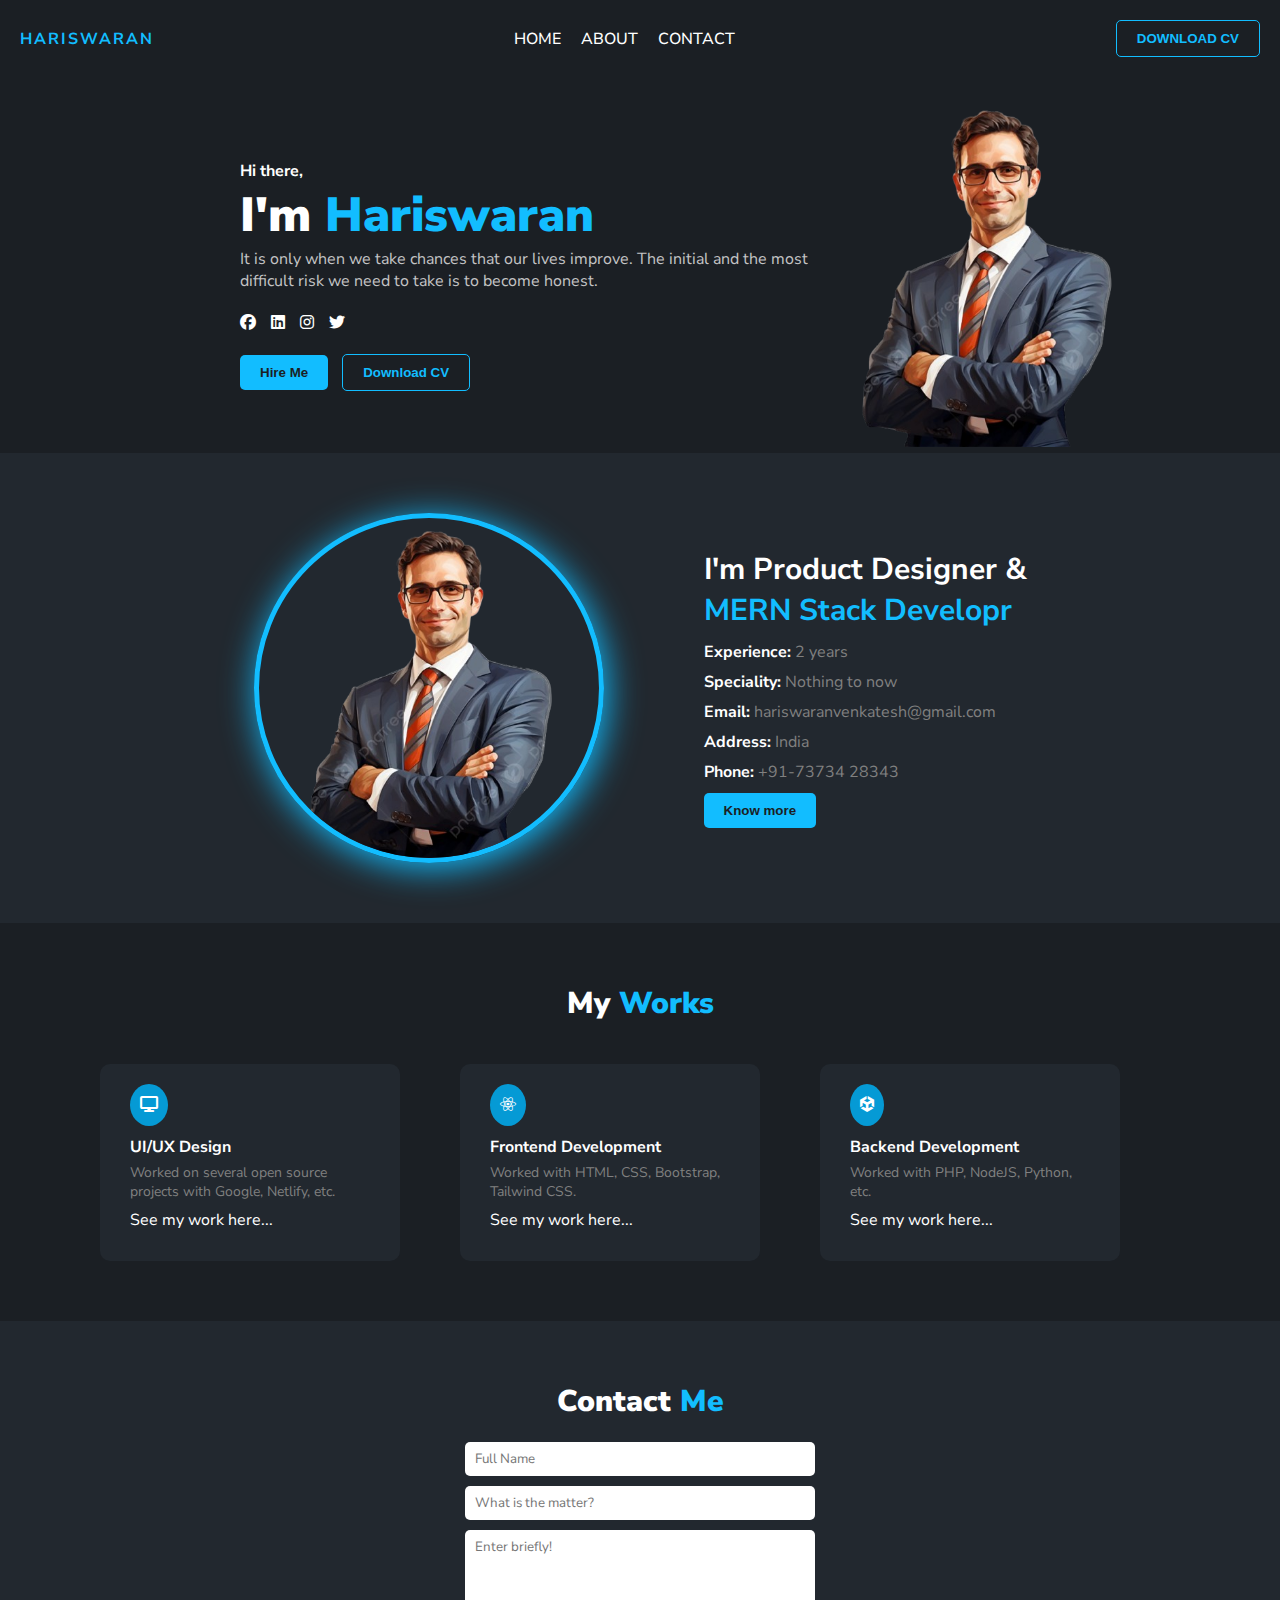
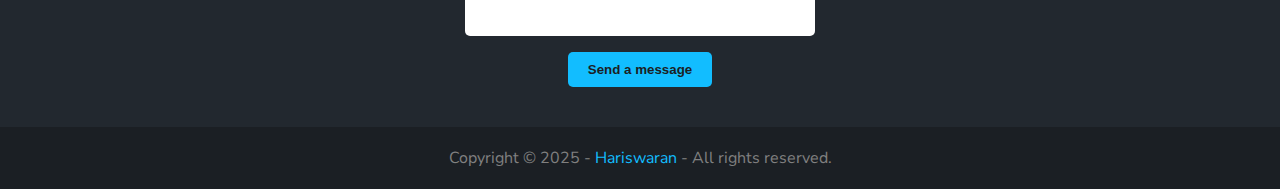
<file: assets/index.html>
<!DOCTYPE html>
<html lang="en">
  <head>
    <meta charset="UTF-8" />
    <meta name="viewport" content="width=device-width, ini tial-scale=1.0" />
    <title>Hariswaran Portfolio</title>
    <!-- icons -->
    <link
      rel="stylesheet"
      href="https://cdnjs.cloudflare.com/ajax/libs/font-awesome/6.7.2/css/all.min.css"
      integrity="sha512-Evv84Mr4kqVGRNSgIGL/F/aIDqQb7xQ2vcrdIwxfjThSH8CSR7PBEakCr51Ck+w+/U6swU2Im1vVX0SVk9ABhg=="
      crossorigin="anonymous"
      referrerpolicy="no-referrer"
    />
    <!--Styling CSS-->
    <link rel="stylesheet" href="./css/style.css" />
  </head>
  <body>
    <header>
      <div>
        <a class="name" href="index.html"
          ><span class="logo">HARISWARAN</span></a
        >
      </div>
      <div>
        <ul>
          <li>
            <a href="./index.html">Home</a>
          </li>
          <li>
            <a href="./#about-section">About</a>
          </li>
          <li>
            <a href="./#contact-section">Contact</a>
          </li>
        </ul>
      </div>
      <div>
        <button class="btn btn-dark-outlined">DOWNLOAD CV</button>
      </div>
    </header>

    <main>
      <section class="hero-section">
        <div>
          <div>
            <h4 title="Hello! How are you - 😊😉🤞">Hi there,</h4>
            <h2 class="hero-section-title">I'm <span>Hariswaran</span></h2>
            <p class="hero-section-desc">
              It is only when we take chances that our lives improve. The
              initial and the most difficult risk we need to take is to become
              honest.
            </p>
          </div>
          <ul class="social-icons">
            <li>
              <a href="https://fb.me/ஹரீஷ்வரன் வெங்கடேஷ்" target="_blank"
                ><i class="fa-brands fa-facebook"></i
              ></a>
            </li>
            <li>
              <a href="https://www.linkedin.com/in/hariswaran-venkatesh"
                ><i class="fa-brands fa-linkedin"></i
              ></a>
            </li>
            <li>
              <a href="https://www.instagram.com/hariswaran.venkatesh"
                ><i class="fa-brands fa-instagram"></i
              ></a>
            </li>
            <li>
              <a href="https://x.com/hariswaran05"
                ><i class="fa-brands fa-twitter"></i
              ></a>
            </li>
          </ul>

          <div class="hero-btn">
            <button class="btn btn-primary">Hire Me</button>
            <button class="btn btn-dark-outlined">Download CV</button>
          </div>
        </div>
        <div>
          <img
            src="./img/header-img.png"
            alt="Hariswaran Portfolio"
            width="350"
          />
        </div>
      </section>
      <section class="about-section" id="about-section">
        <img src="./img/header-img.png" alt="Hariswaran - about me" />
        <div class="about-section-desc">
          <h4>
            I'm Product Designer & <br />
            <span>MERN Stack Developr</span>
          </h4>
          <ul class="about-section-list">
            <li><strong>Experience:</strong> 2 years</li>
            <li><strong>Speciality:</strong> Nothing to now</li>
            <li>
              <strong>Email:</strong>
              <a href="mailto:hariswaranvenkatesh@gmail.com"
                >hariswaranvenkatesh@gmail.com</a
              >
            </li>
            <li><strong>Address:</strong> India</li>
            <li>
              <strong>Phone:</strong>
              <a href="tel:+91-73734 28343">+91-73734 28343</a>
            </li>
            <li></li>
          </ul>
          <button class="btn btn-primary">Know more</button>
        </div>
      </section>
      <!-- Footer Section -->
      <section class="footer-section">
        <h4 class="footer-section__title">
          My <span class="footer-section-span">Works</span>
        </h4>
        <div class="footer-section-items">
          <div class="footer-section-box">
            <span class="footer-icon">
              <i class="fa-solid fa-display"></i>
            </span>
            <!-- icon is here -->
            <div class="footer-section-box-desc">
              <h4>UI/UX Design</h4>
              <p>
                Worked on several open source projects with Google, Netlify,
                etc.
              </p>
            </div>
            <a href="#">See my work here... </a>
          </div>
          <div class="footer-section-box">
            <span class="footer-icon">
              <i class="fa-brands fa-react"></i>
            </span>
            <!-- icon is here -->
            <div class="footer-section-box-desc">
              <h4>Frontend Development</h4>
              <p>Worked with HTML, CSS, Bootstrap, Tailwind CSS.</p>
            </div>
            <a href="#">See my work here... </a>
          </div>
          <div class="footer-section-box">
            <span class="footer-icon">
              <i class="fa-brands fa-unity"></i>
            </span>
            <!-- icon is here -->
            <div class="footer-section-box-desc">
              <h4>Backend Development</h4>
              <p>Worked with PHP, NodeJS, Python, etc.</p>
            </div>
            <a href="#">See my work here... </a>
          </div>
        </div>
      </section>
      <!-- Contact Section -->
      <section class="contact-section" id="contact-section">
        <h4>Contact <span>Me</span></h4>
        <form>
          <div>
            <input type="text" placeholder="Full Name" />
          </div>
          <div>
            <input type="text" placeholder="What is the matter?" />
          </div>
          <div>
            <textarea
              name="desc"
              rows="5"
              placeholder="Enter briefly!"
            ></textarea>
          </div>
          <div>
            <button class="btn btn-primary">Send a message</button>
          </div>
        </form>
      </section>
    </main>

    <footer>
      <p>
        Copyright &copy; 2025 - <a href="#">Hariswaran</a> - All rights
        reserved.
      </p>
    </footer>
  </body>
</html>
</file>
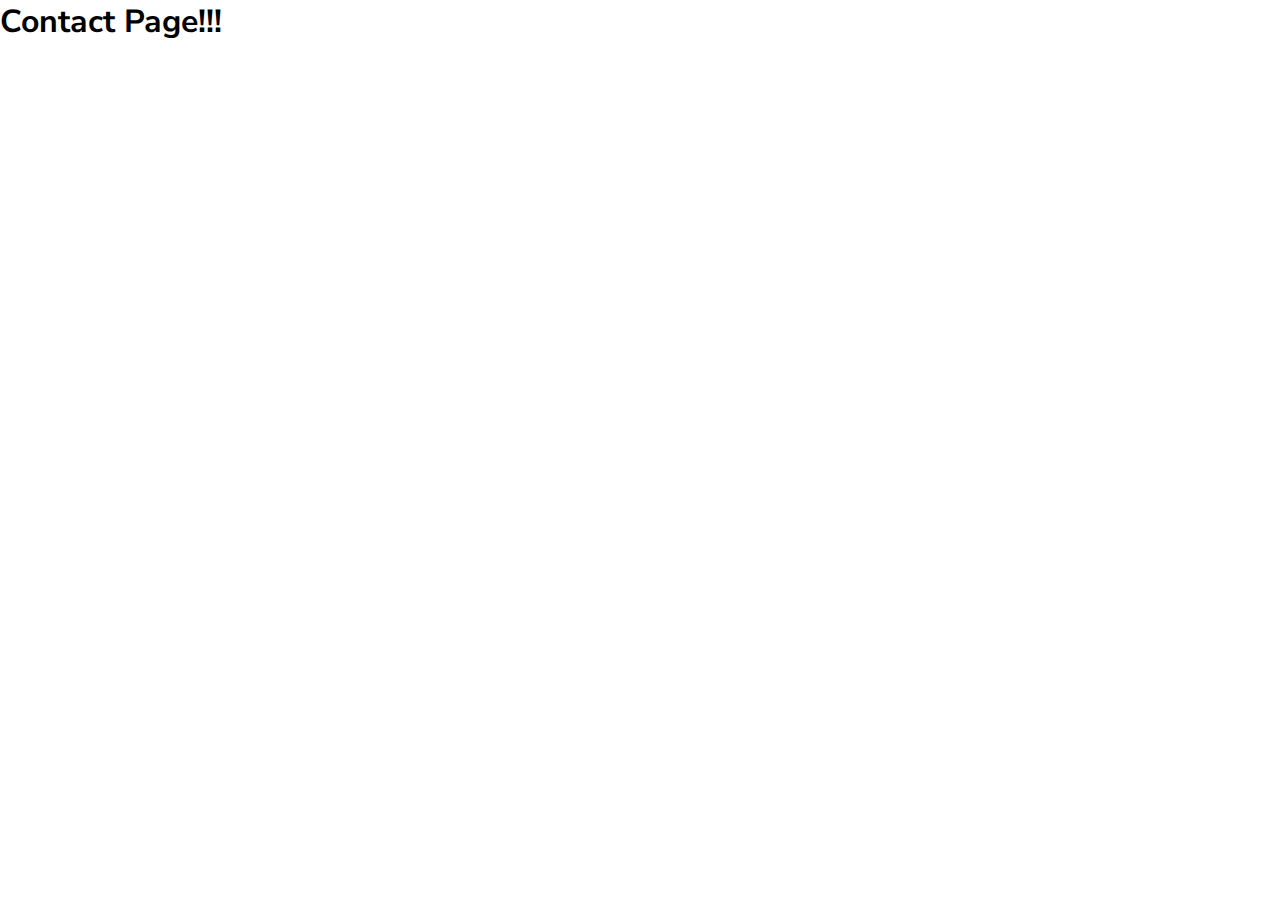
<file: assets/contacts.html>
<!DOCTYPE html>
<html lang="en">
  <head>
    <meta charset="UTF-8" />
    <meta name="viewport" content="width=device-width, initial-scale=1.0" />
    <title>Contact Page</title>
    <link rel="stylesheet" href="./css/style.css" />
  </head>
  <body>
    <h1>Contact Page!!!</h1>
  </body>
</html>
</file>
<file: assets/css/style.css>
@import url("https://fonts.googleapis.com/css2?family=Goudy+Bookletter+1911&family=Noto+Sans:ital,wght@0,100..900;1,100..900&family=Nunito+Sans:ital,opsz,wght@0,6..12,200..1000;1,6..12,200..1000&display=swap");

:root {
  --font_family: "Nunito Sans", sans-serif;
  --dark-primary: #1b1f24;
  --blue-primary: #12bdff;
  --white-primary: #fff;
  --primary-hover: #059ad5;
  --dark-about: #22282f;
}
* {
  margin: 0;
  padding: 0;
  box-sizing: border-box;
}
html {
  scroll-behavior: smooth;
}

body {
  font-family: var(--font_family) !important;
}

/* header */
header {
  background-color: var(--dark-primary);
  padding: 20px;
  color: var(--white-primary);
  display: flex;
  justify-content: space-between;
  align-items: center;
}

.name {
  text-decoration: none;
}

/* logo */

header .logo {
  color: var(--blue-primary);
  font-weight: bold;
  letter-spacing: 2px;
}

header ul {
  list-style: none;
  display: flex;
}

header ul li {
  margin-right: 20px;
}

header ul li a {
  color: var(--white-primary);
  text-decoration: none;
  text-transform: uppercase;
  font-weight: 500;
}

header ul li a:hover {
  color: var(--blue-primary);
}

/* Section Hero Home Page */
section.hero-section {
  background-color: var(--dark-primary);
  color: var(--white-primary);
  display: flex;
  align-items: center;
  padding: 20px 120px 0px 240px;
}

.hero-section-title {
  font-size: 48px;
  font-weight: 900;
}

.hero-section-title span {
  color: var(--blue-primary);
}

.hero-section-desc {
  color: #c4c4c4;
}

.social-icons {
  margin: 20px 0px;
}

.social-icons li {
  margin-right: 15px;
}

ul.social-icons {
  list-style: none;
  display: flex;
}

.social-icons li a {
  text-decoration: none;
  color: var(--white-primary);
}

.social-icons li a > i.fa-facebook:hover {
  color: #1877f2;
}

.social-icons li a > i.fa-linkedin:hover {
  color: #0072b1;
}

.social-icons li a > i.fa-instagram:hover {
  color: #bc2a8d;
}

.social-icons li a > i.fa-twitter:hover {
  color: #00acee;
}
/* buttons */

.btn {
  padding: 10px 20px;
  border-radius: 5px;
  border: none;
  cursor: pointer;
}

.btn.btn-primary {
  background-color: var(--blue-primary);
  font-weight: 600;
  color: var(--dark-primary);
}

.btn.btn-primary:hover {
  background-color: var(--primary-hover);
}

.btn-dark-outlined {
  background-color: var(--dark-primary);
  border: 1px solid var(--blue-primary);
  color: var(--blue-primary);
  border-radius: 5px;
  font-weight: 600;
}

.hero-btn button {
  margin-right: 10px;
}

.btn-dark-outlined:hover {
  cursor: pointer;
  background-color: var(--blue-primary);
  color: var(--white-primary);
}
/* about section */
.about-section {
  background-color: var(--dark-about);
  color: var(--white-primary);
  padding: 60px;
  display: flex;
  justify-content: center;
  align-items: center;
}

.about-section img {
  width: 350px;
  border-radius: 80%;
  border: 5px solid var(--blue-primary);
  box-shadow: 3px 5px 35px var(--blue-primary);
}

.about-section-desc {
  max-width: 450px;
  margin-left: 100px;
}

.about-section-desc h4 {
  font-size: 30px;
}

.about-section-desc h4 span {
  color: var(--blue-primary);
}

.about-section-desc ul {
  list-style: none;
  margin: 10px 0;
}

.about-section-desc li {
  margin-bottom: 8px;
  color: gray;
}

.about-section-desc li > strong {
  color: var(--white-primary);
}

.about-section-desc li a {
  color: gray;
  text-decoration: none;
}
.about-section-desc li a:hover {
  color: var(--blue-primary);
}
/* footer section */

.footer-section {
  background-color: var(--dark-primary);
  color: var(--white-primary);
  text-align: center;
  padding: 60px;
}

.footer-section__title {
  font-size: 30px;
  font-weight: 900;
  margin-bottom: 40px;
}

.footer-section-span {
  color: var(--blue-primary);
}

.footer-section-items {
  display: flex;
  justify-content: center;
}

.footer-section-box {
  background-color: var(--dark-about);
  padding: 30px;
  max-width: 300px;
  text-align: left;
  border-radius: 10px;
  margin-right: 60px;
}

.footer-section-box p {
  color: gray;
  font-size: 14px;
}

.footer-section-box a {
  text-decoration: none;
  color: var(--white-primary);
}

.footer-section-box a:hover {
  color: #ffa500;
}

.footer-section-box:hover {
  background-color: #14171c;
  cursor: pointer;
}

.footer-section-box-desc {
  margin-top: 20px;
  margin-bottom: 8px;
}

.footer-section-box-desc p {
  padding-top: 5px;
}

.footer-icon {
  background-color: var(--primary-hover);
  padding: 10px;
  border-radius: 50%;
}

.footer-icon:hover {
  background-color: var(--blue-primary);
}

/* Contact Section */

.contact-section {
  background-color: var(--dark-about);
  padding: 40px;
  color: var(--white-primary);
  text-align: center;
}

.contact-section h4 {
  font-size: 30px;
  margin: 20px 0;
  font-weight: 900;
}

.contact-section h4 span {
  color: var(--blue-primary);
}

.contact-section form div input,
textarea {
  padding: 8px 10px;
  border-radius: 5px;
  outline: none;
  width: 350px;
  border: none;
  margin-bottom: 10px;
  resize: none;
  font-family: var(--font_family);
}

/* Footer Section */

footer {
  background-color: var(--dark-primary);
  color: gray;
  padding: 20px;
  text-align: center;
}

footer a {
  text-decoration: none;
  color: var(--blue-primary);
}

@media only screen and (max-width: 600px) {
  /* Header Section */
  header {
    flex-direction: column;
  }
  header * {
    margin-bottom: 5px;
  }

  /* Hero Section */
  section.hero-section {
    flex-direction: column;
    padding: 40px;
  }
  /* About section */
  section.about-section {
    flex-direction: column;
  }
  .about-section-desc {
    margin-left: 0;
    margin-top: 30px;
  }
  /* work section */
  .footer-section {
    padding: 20px 10px;
  }
  .footer-section-items {
    flex-direction: column;
    align-items: center;
  }
  .footer-section-box {
    margin-bottom: 20px;
    width: 100%;
    margin-right: 0;
  }
  /* contact section */
  .contact-section {
    flex-direction: column;
  }
  .contact-section h4 {
    margin-bottom: 20px;
  }
}
</file>
